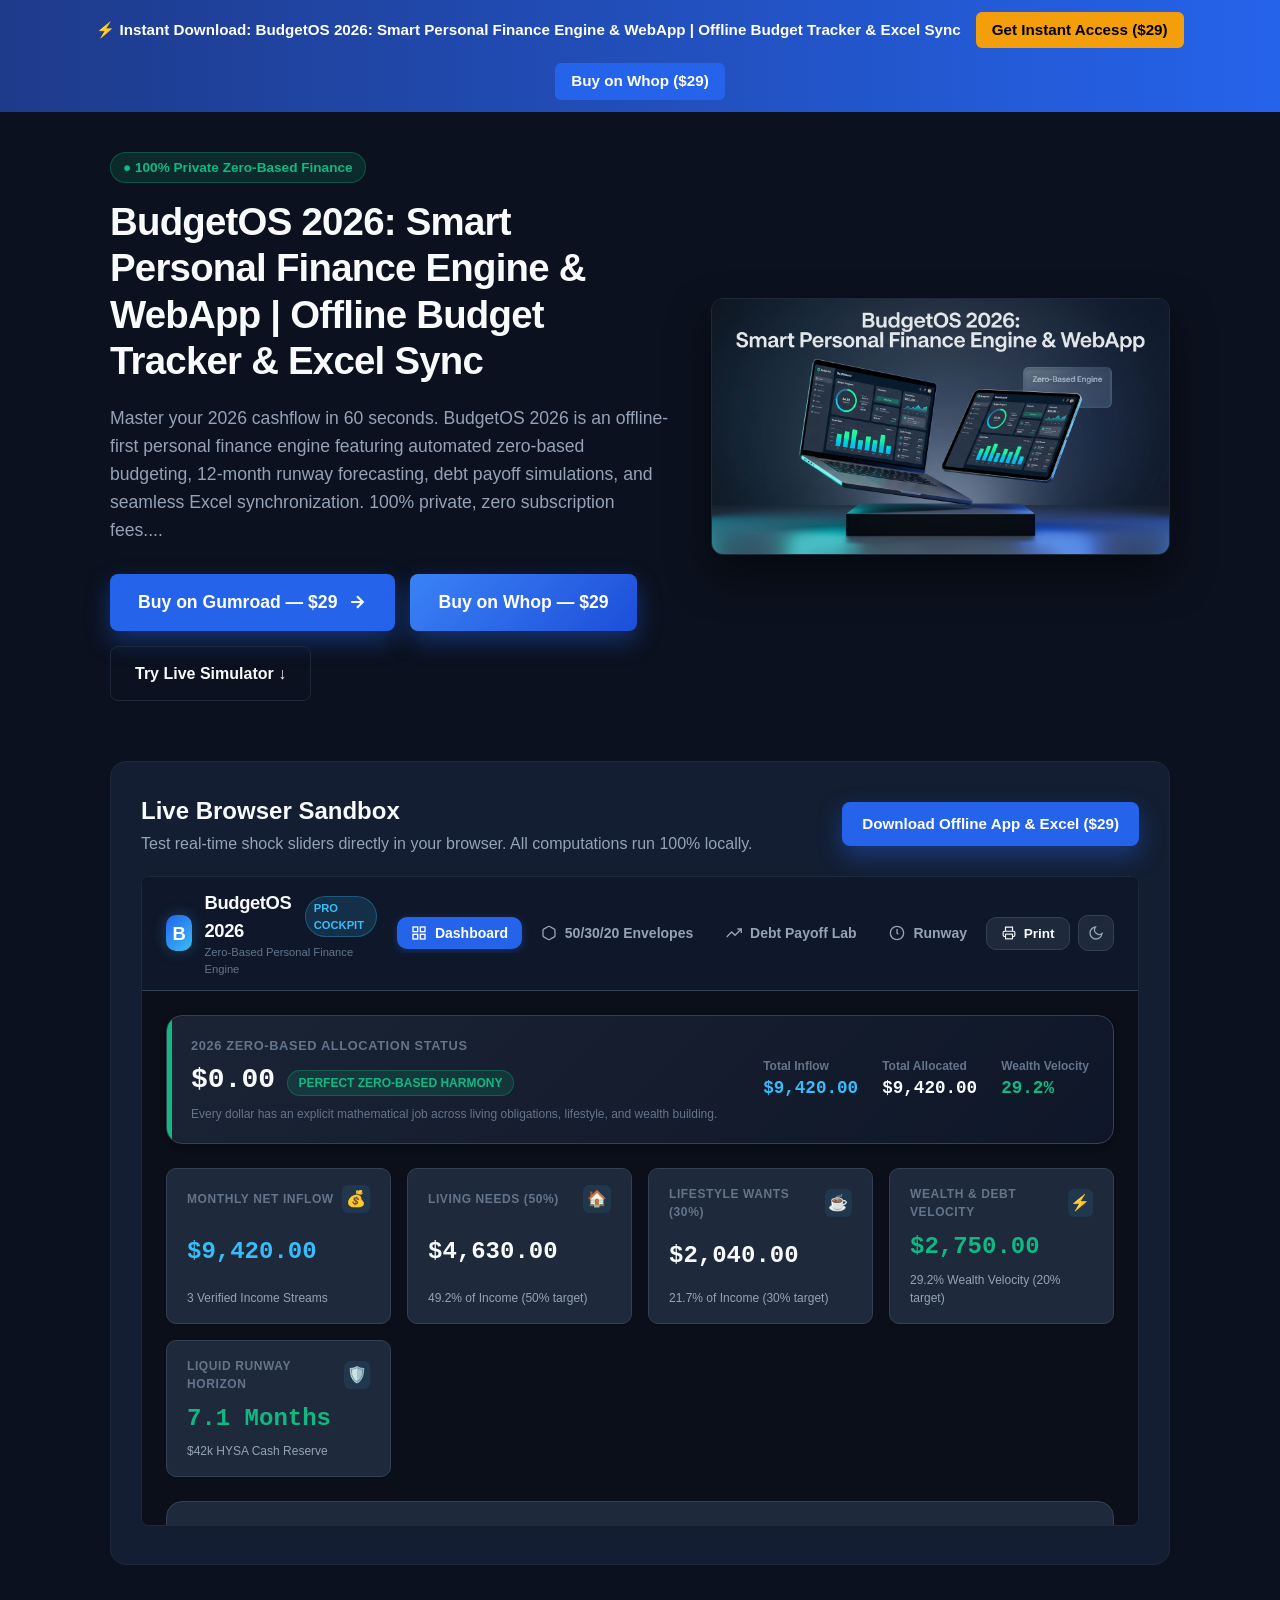
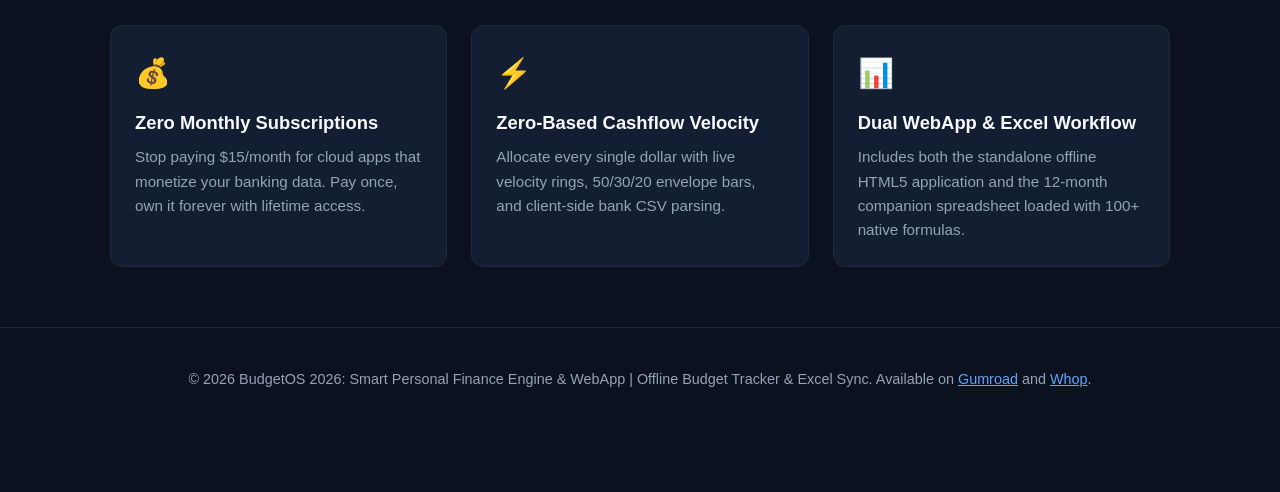
<file: index.html>
<!DOCTYPE html>
<html lang="en">
<head>
  <meta charset="UTF-8" />
  <meta name="viewport" content="width=device-width, initial-scale=1.0" />
  <title>BudgetOS 2026: Smart Personal Finance Engine &amp; WebApp | Offline Budget Tracker &amp; Excel Sync — Live Interactive Showcase</title>
  <meta name="description" content="Master your 2026 cashflow in 60 seconds. BudgetOS 2026 is an offline-first personal finance engine featuring automated zero-based budgeting, 12-month runway forecasting, debt payoff simulations, and seamless Excel synchronization. 100% private, zero subscription fees...." />
  <meta property="og:title" content="BudgetOS 2026: Smart Personal Finance Engine &amp; WebApp | Offline Budget Tracker &amp; Excel Sync" />
  <meta property="og:description" content="Master your 2026 cashflow in 60 seconds. BudgetOS 2026 is an offline-first personal finance engine featuring automated zero-based budgeting, 12-month runway forecasting, debt payoff simulations, and seamless Excel synchronization. 100% private, zero subscription fees...." />
  <meta property="og:type" content="website" />
  <style>
    :root {
      --bg: #0B111E;
      --card-bg: #131E32;
      --accent: #2563EB;
      --accent-glow: rgba(37, 99, 235, 0.4);
      --text: #F8FAFC;
      --text-muted: #94A3B8;
      --border: #1E293B;
      --emerald: #10B981;
    }
    * { box-sizing: border-box; margin: 0; padding: 0; font-family: -apple-system, BlinkMacSystemFont, "Segoe UI", Roboto, sans-serif; }
    body { background: var(--bg); color: var(--text); line-height: 1.6; padding-bottom: 60px; }
    
    /* Top conversion announcement bar */
    .promo-bar {
      background: linear-gradient(90deg, #1E3A8A, #2563EB);
      color: #fff;
      padding: 12px 20px;
      text-align: center;
      font-size: 0.95rem;
      font-weight: 600;
      display: flex;
      justify-content: center;
      align-items: center;
      gap: 15px;
      flex-wrap: wrap;
    }
    .promo-btn {
      background: #F59E0B;
      color: #000;
      padding: 6px 16px;
      border-radius: 6px;
      font-weight: 700;
      text-decoration: none;
      transition: transform 0.15s ease;
    }
    .promo-btn:hover { transform: scale(1.05); }
    
    .container { max-width: 1100px; margin: 40px auto; padding: 0 20px; }
    
    .hero-grid {
      display: grid;
      grid-template-columns: 1.1fr 0.9fr;
      gap: 40px;
      align-items: center;
      margin-bottom: 60px;
    }
    @media (max-width: 860px) {
      .hero-grid { grid-template-columns: 1fr; }
    }
    
    .badge {
      display: inline-block;
      background: rgba(16, 185, 129, 0.15);
      color: var(--emerald);
      border: 1px solid rgba(16, 185, 129, 0.3);
      padding: 4px 12px;
      border-radius: 9999px;
      font-size: 0.85rem;
      font-weight: 600;
      margin-bottom: 16px;
    }
    
    h1 { font-size: 2.4rem; font-weight: 800; line-height: 1.2; margin-bottom: 20px; letter-spacing: -0.02em; }
    .subtitle { color: var(--text-muted); font-size: 1.1rem; margin-bottom: 30px; }
    
    .cta-group { display: flex; gap: 15px; flex-wrap: wrap; align-items: center; }
    .btn-buy {
      background: #2563EB;
      color: #fff;
      padding: 14px 28px;
      border-radius: 8px;
      font-size: 1.1rem;
      font-weight: 700;
      text-decoration: none;
      display: inline-flex;
      align-items: center;
      gap: 10px;
      box-shadow: 0 10px 25px var(--accent-glow);
      transition: all 0.2s ease;
    }
    .btn-buy:hover { background: #1D4ED8; transform: translateY(-2px); }
    .btn-demo {
      background: transparent;
      color: var(--text);
      border: 1px solid var(--border);
      padding: 14px 24px;
      border-radius: 8px;
      font-size: 1rem;
      font-weight: 600;
      text-decoration: none;
      transition: background 0.2s ease;
    }
    .btn-demo:hover { background: var(--card-bg); }
    
    .hero-media-wrapper {
      background: var(--card-bg);
      border: 1px solid var(--border);
      border-radius: 12px;
      overflow: hidden;
      box-shadow: 0 20px 40px rgba(0,0,0,0.5);
    }
    .hero-media-img { width: 100%; height: auto; display: block; }
    
    /* Interactive Live Demo Frame */
    .demo-section {
      background: var(--card-bg);
      border: 1px solid var(--border);
      border-radius: 16px;
      padding: 30px;
      margin-bottom: 60px;
    }
    .demo-header { display: flex; justify-content: space-between; align-items: center; margin-bottom: 20px; flex-wrap: wrap; gap: 15px; }
    .demo-frame {
      width: 100%;
      height: 650px;
      border: 1px solid var(--border);
      border-radius: 8px;
      background: #0D1424;
    }
    
    /* Bento Grid */
    .features-grid {
      display: grid;
      grid-template-columns: repeat(auto-fit, minmax(280px, 1fr));
      gap: 24px;
      margin-bottom: 60px;
    }
    .feature-card {
      background: var(--card-bg);
      border: 1px solid var(--border);
      border-radius: 12px;
      padding: 24px;
    }
    .feature-icon { font-size: 1.8rem; margin-bottom: 12px; }
    .feature-title { font-size: 1.15rem; font-weight: 700; margin-bottom: 8px; }
    .feature-text { color: var(--text-muted); font-size: 0.95rem; }
    
    footer { text-align: center; color: var(--text-muted); font-size: 0.9rem; padding: 40px 0; border-top: 1px solid var(--border); }
  </style>
</head>
<body>

  <div class="promo-bar">
    <span>⚡ Instant Download: BudgetOS 2026: Smart Personal Finance Engine &amp; WebApp | Offline Budget Tracker &amp; Excel Sync</span>
    <a href="https://whop.com/checkout/plan_82ffBJ2aebvHq" target="_blank" class="promo-btn">Get Instant Access ($29)</a>
    <a href="https://whop.com/checkout/plan_82ffBJ2aebvHq" target="_blank" class="promo-btn" style="background:#2563EB;color:#fff;">Buy on Whop ($29)</a>
  </div>

  <div class="container">
    <div class="hero-grid">
      <div>
        <div class="badge">● 100% Private Zero-Based Finance</div>
        <h1>BudgetOS 2026: Smart Personal Finance Engine &amp; WebApp | Offline Budget Tracker &amp; Excel Sync</h1>
        <p class="subtitle">Master your 2026 cashflow in 60 seconds. BudgetOS 2026 is an offline-first personal finance engine featuring automated zero-based budgeting, 12-month runway forecasting, debt payoff simulations, and seamless Excel synchronization. 100% private, zero subscription fees....</p>
        <div class="cta-group">
          <a href="https://eduardoar.gumroad.com/l/pmrrso" target="_blank" class="btn-buy">
            <span>Buy on Gumroad — $29</span>
            <svg width="20" height="20" viewBox="0 0 24 24" fill="none" stroke="currentColor" stroke-width="2.5"><path d="M5 12h14M12 5l7 7-7 7"/></svg>
          </a>
          <a href="https://whop.com/checkout/plan_82ffBJ2aebvHq" target="_blank" class="btn-buy" style="background:linear-gradient(135deg,#3B82F6,#1D4ED8);"><span>Buy on Whop — $29</span></a>
          <a href="#demo" class="btn-demo">Try Live Simulator ↓</a>
        </div>
      </div>
      <div class="hero-media-wrapper">
        <img src="mockup_budgetos_2026.png" alt="BudgetOS 2026: Smart Personal Finance Engine &amp; WebApp | Offline Budget Tracker &amp; Excel Sync" class="hero-media-img" />
      </div>
    </div>

    
    <div class="demo-section" id="demo">
      <div class="demo-header">
        <div>
          <h2>Live Browser Sandbox</h2>
          <p style="color: var(--text-muted);">Test real-time shock sliders directly in your browser. All computations run 100% locally.</p>
        </div>
        <a href="https://eduardoar.gumroad.com/l/pmrrso" target="_blank" class="btn-buy" style="padding: 10px 20px; font-size: 0.95rem;">Download Offline App & Excel ($29)</a>
      </div>
      <iframe src="demo.html" class="demo-frame" title="Interactive Simulator"></iframe>
    </div>
    

    <div class="features-grid">
      
      <div class="feature-card">
        <div class="feature-icon">💰</div>
        <div class="feature-title">Zero Monthly Subscriptions</div>
        <div class="feature-text">Stop paying $15/month for cloud apps that monetize your banking data. Pay once, own it forever with lifetime access.</div>
      </div>
      <div class="feature-card">
        <div class="feature-icon">⚡</div>
        <div class="feature-title">Zero-Based Cashflow Velocity</div>
        <div class="feature-text">Allocate every single dollar with live velocity rings, 50/30/20 envelope bars, and client-side bank CSV parsing.</div>
      </div>
      <div class="feature-card">
        <div class="feature-icon">📊</div>
        <div class="feature-title">Dual WebApp & Excel Workflow</div>
        <div class="feature-text">Includes both the standalone offline HTML5 application and the 12-month companion spreadsheet loaded with 100+ native formulas.</div>
      </div>
        
    </div>
  </div>

  <footer>
    <p>© 2026 BudgetOS 2026: Smart Personal Finance Engine &amp; WebApp | Offline Budget Tracker &amp; Excel Sync. Available on <a href="https://eduardoar.gumroad.com/l/pmrrso" target="_blank" style="color: #60A5FA;">Gumroad</a> and <a href="https://whop.com/checkout/plan_82ffBJ2aebvHq" target="_blank" style="color: #60A5FA;">Whop</a>.</p>
  </footer>

</body>
</html>
</file>
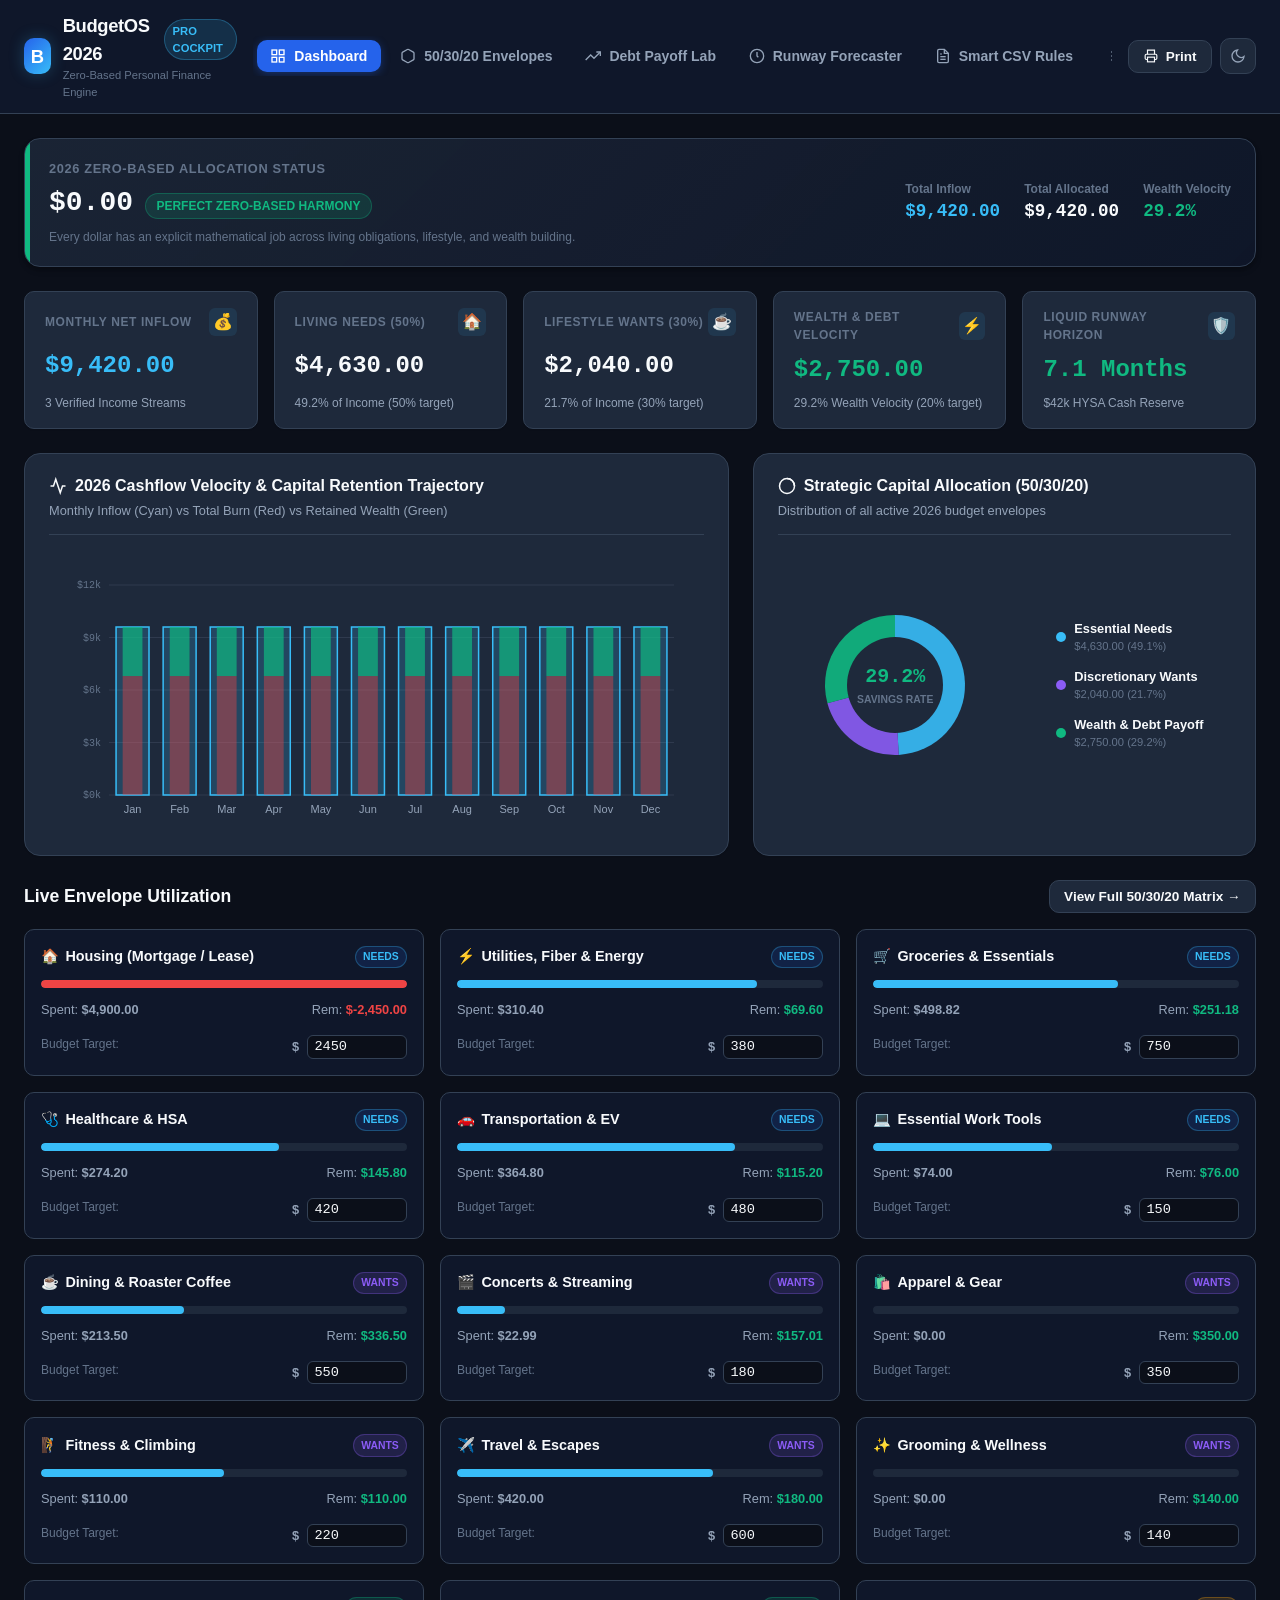
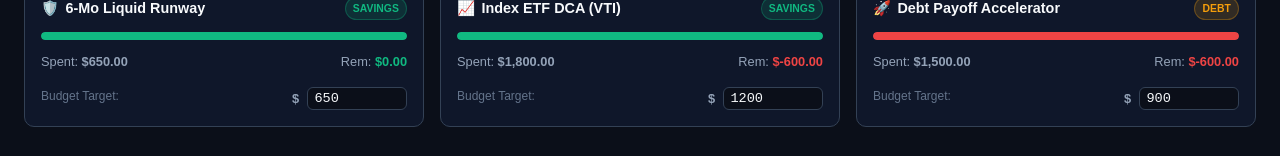
<file: demo.html>
<!DOCTYPE html>
<html lang="en" data-theme="dark">
<head>
  <meta charset="UTF-8">
  <meta name="viewport" content="width=device-width, initial-scale=1.0">
  <title>BudgetOS 2026: Smart Personal Finance Engine & WebApp</title>
  <meta name="description" content="Institutional-grade 2026 personal finance dashboard: zero-based budgeting, 50/30/20 envelopes, debt avalanche simulator, and runway forecasting.">
  <link rel="stylesheet" href="styles.css">
</head>
<body>
  <div class="app-container">
    <!-- Navigation Header -->
    <header class="app-header">
      <div class="header-inner">
        <div class="brand-section">
          <div class="brand-logo">B</div>
          <div>
            <div style="display: flex; align-items: center; gap: 0.5rem;">
              <span class="brand-title">BudgetOS 2026</span>
              <span class="brand-badge">PRO COCKPIT</span>
            </div>
            <div style="font-size: 0.7rem; color: var(--text-muted); font-weight: 500;">Zero-Based Personal Finance Engine</div>
          </div>
        </div>

        <nav class="nav-tabs" aria-label="Main Navigation">
          <button class="nav-tab-btn active" data-tab="dashboard" onclick="window.budgetApp.switchTab('dashboard')">
            <svg width="16" height="16" viewBox="0 0 24 24" fill="none" stroke="currentColor" stroke-width="2"><rect x="3" y="3" width="7" height="7"></rect><rect x="14" y="3" width="7" height="7"></rect><rect x="14" y="14" width="7" height="7"></rect><rect x="3" y="14" width="7" height="7"></rect></svg>
            Dashboard
          </button>
          <button class="nav-tab-btn" data-tab="envelopes" onclick="window.budgetApp.switchTab('envelopes')">
            <svg width="16" height="16" viewBox="0 0 24 24" fill="none" stroke="currentColor" stroke-width="2"><path d="M21 16V8a2 2 0 0 0-1-1.73l-7-4a2 2 0 0 0-2 0l-7 4A2 2 0 0 0 3 8v8a2 2 0 0 0 1 1.73l7 4a2 2 0 0 0 2 0l7-4A2 2 0 0 0 21 16z"></path></svg>
            50/30/20 Envelopes
          </button>
          <button class="nav-tab-btn" data-tab="debt" onclick="window.budgetApp.switchTab('debt')">
            <svg width="16" height="16" viewBox="0 0 24 24" fill="none" stroke="currentColor" stroke-width="2"><polyline points="23 6 13.5 15.5 8.5 10.5 1 18"></polyline><polyline points="17 6 23 6 23 12"></polyline></svg>
            Debt Payoff Lab
          </button>
          <button class="nav-tab-btn" data-tab="runway" onclick="window.budgetApp.switchTab('runway')">
            <svg width="16" height="16" viewBox="0 0 24 24" fill="none" stroke="currentColor" stroke-width="2"><circle cx="12" cy="12" r="10"></circle><polyline points="12 6 12 12 14 14"></polyline></svg>
            Runway Forecaster
          </button>
          <button class="nav-tab-btn" data-tab="csv" onclick="window.budgetApp.switchTab('csv')">
            <svg width="16" height="16" viewBox="0 0 24 24" fill="none" stroke="currentColor" stroke-width="2"><path d="M14 2H6a2 2 0 0 0-2 2v16a2 2 0 0 0 2 2h12a2 2 0 0 0 2-2V8z"></path><polyline points="14 2 14 8 20 8"></polyline><line x1="16" y1="13" x2="8" y2="13"></line><line x1="16" y1="17" x2="8" y2="17"></line><polyline points="10 9 9 9 8 9"></polyline></svg>
            Smart CSV Rules
          </button>
          <button class="nav-tab-btn" data-tab="transactions" onclick="window.budgetApp.switchTab('transactions')">
            <svg width="16" height="16" viewBox="0 0 24 24" fill="none" stroke="currentColor" stroke-width="2"><line x1="8" y1="6" x2="21" y2="6"></line><line x1="8" y1="12" x2="21" y2="12"></line><line x1="8" y1="18" x2="21" y2="18"></line><line x1="3" y1="6" x2="3.01" y2="6"></line><line x1="3" y1="12" x2="3.01" y2="12"></line><line x1="3" y1="18" x2="3.01" y2="18"></line></svg>
            Ledger
          </button>
          <button class="nav-tab-btn" data-tab="sync" onclick="window.budgetApp.switchTab('sync')">
            <svg width="16" height="16" viewBox="0 0 24 24" fill="none" stroke="currentColor" stroke-width="2"><polyline points="20 6 9 17 4 12"></polyline></svg>
            Excel Sync & Backup
          </button>
        </nav>

        <div class="header-actions">
          <button class="btn btn-secondary" onclick="window.print()" title="Print Executive Report">
            <svg width="14" height="14" viewBox="0 0 24 24" fill="none" stroke="currentColor" stroke-width="2"><polyline points="6 9 6 2 18 2 18 9"></polyline><path d="M6 18H4a2 2 0 0 1-2-2v-5a2 2 0 0 1 2-2h16a2 2 0 0 1 2 2v5a2 2 0 0 1-2 2h-2"></path><rect x="6" y="14" width="12" height="8"></rect></svg>
            Print
          </button>
          <button class="btn-icon" onclick="window.budgetApp.toggleTheme()" title="Toggle Dark/Light Mode">
            <svg width="16" height="16" viewBox="0 0 24 24" fill="none" stroke="currentColor" stroke-width="2"><path d="M21 12.79A9 9 0 1 1 11.21 3 7 7 0 0 0 21 12.79z"></path></svg>
          </button>
        </div>
      </div>
    </header>

    <!-- Main Workspace Area -->
    <main class="main-wrapper">
      
      <!-- Real-Time Zero-Based Balance Banner -->
      <section id="main-balance-banner" class="balance-banner balanced">
        <div class="balance-info">
          <span class="balance-label">2026 Zero-Based Allocation Status</span>
          <div class="balance-value-row">
            <span id="balance-banner-amount" class="balance-amount">$0.00</span>
            <span id="balance-status-tag" class="balance-status-tag status-balanced">PERFECT ZERO-BASED HARMONY</span>
          </div>
          <span style="font-size: 0.75rem; color: var(--text-muted);">Every dollar has an explicit mathematical job across living obligations, lifestyle, and wealth building.</span>
        </div>

        <div class="banner-summary-pills">
          <div class="summary-pill">
            <span class="pill-label">Total Inflow</span>
            <span id="pill-total-income" class="pill-val text-cyan">$9,420.00</span>
          </div>
          <div class="summary-pill">
            <span class="pill-label">Total Allocated</span>
            <span id="pill-total-allocated" class="pill-val text-primary">$9,420.00</span>
          </div>
          <div class="summary-pill">
            <span class="pill-label">Wealth Velocity</span>
            <span id="pill-savings-rate" class="pill-val text-emerald">29.2%</span>
          </div>
        </div>
      </section>

      <!-- KPI Executive Grid -->
      <section class="kpi-grid">
        <div class="kpi-card">
          <div class="kpi-top">
            <span class="kpi-title">Monthly Net Inflow</span>
            <div class="kpi-icon">💰</div>
          </div>
          <div id="kpi-inflow-val" class="kpi-main-val text-cyan">$9,420.00</div>
          <div class="kpi-subtext">3 Verified Income Streams</div>
        </div>

        <div class="kpi-card">
          <div class="kpi-top">
            <span class="kpi-title">Living Needs (50%)</span>
            <div class="kpi-icon">🏠</div>
          </div>
          <div id="kpi-needs-val" class="kpi-main-val text-primary">$4,630.00</div>
          <div id="kpi-needs-sub" class="kpi-subtext">49.1% of Inflow (Target: 50%)</div>
        </div>

        <div class="kpi-card">
          <div class="kpi-top">
            <span class="kpi-title">Lifestyle Wants (30%)</span>
            <div class="kpi-icon">☕</div>
          </div>
          <div id="kpi-wants-val" class="kpi-main-val text-primary">$2,040.00</div>
          <div id="kpi-wants-sub" class="kpi-subtext">21.7% of Inflow (Target: 30%)</div>
        </div>

        <div class="kpi-card">
          <div class="kpi-top">
            <span class="kpi-title">Wealth & Debt Velocity</span>
            <div class="kpi-icon">⚡</div>
          </div>
          <div id="kpi-savings-val" class="kpi-main-val text-emerald">$2,750.00</div>
          <div id="kpi-savings-sub" class="kpi-subtext">29.2% Retention (Target: 20%)</div>
        </div>

        <div class="kpi-card">
          <div class="kpi-top">
            <span class="kpi-title">Liquid Runway Horizon</span>
            <div class="kpi-icon">🛡️</div>
          </div>
          <div id="kpi-runway-val" class="kpi-main-val text-emerald">6.3 Months</div>
          <div class="kpi-subtext">$42k HYSA Cash Reserve</div>
        </div>
      </section>

      <!-- VIEW 1: DASHBOARD -->
      <div id="tab-view-dashboard" class="tab-view-panel">
        <div class="dashboard-grid-2col">
          <!-- 12-Month Trajectory Chart Panel -->
          <div class="panel">
            <div class="panel-header">
              <div>
                <h2 class="panel-title">
                  <svg width="18" height="18" viewBox="0 0 24 24" fill="none" stroke="currentColor" stroke-width="2"><polyline points="22 12 18 12 15 21 9 3 6 12 2 12"></polyline></svg>
                  2026 Cashflow Velocity & Capital Retention Trajectory
                </h2>
                <span class="panel-subtitle">Monthly Inflow (Cyan) vs Total Burn (Red) vs Retained Wealth (Green)</span>
              </div>
            </div>
            <div class="chart-container">
              <canvas id="cashflow-canvas"></canvas>
            </div>
          </div>

          <!-- 50/30/20 Allocation Donut -->
          <div class="panel">
            <div class="panel-header">
              <div>
                <h2 class="panel-title">
                  <svg width="18" height="18" viewBox="0 0 24 24" fill="none" stroke="currentColor" stroke-width="2"><circle cx="12" cy="12" r="10"></circle><path d="M12 2a10 10 0 0 1 10 10"></path></svg>
                  Strategic Capital Allocation (50/30/20)
                </h2>
                <span class="panel-subtitle">Distribution of all active 2026 budget envelopes</span>
              </div>
            </div>
            <div class="donut-chart-wrapper">
              <div class="donut-svg-container">
                <svg id="donut-svg" width="180" height="180" viewBox="0 0 180 180"></svg>
                <div class="donut-center-text">
                  <div id="donut-center-pct" class="donut-center-val text-emerald">29.2%</div>
                  <div class="donut-center-lbl">Savings Rate</div>
                </div>
              </div>
              <div class="donut-legend">
                <div class="legend-item">
                  <span class="legend-dot" style="background-color: var(--color-sky-cyan);"></span>
                  <div>
                    <strong>Essential Needs</strong>
                    <div style="font-size: 0.7rem; color: var(--text-muted);">$4,630.00 (49.1%)</div>
                  </div>
                </div>
                <div class="legend-item">
                  <span class="legend-dot" style="background-color: var(--color-purple-accent);"></span>
                  <div>
                    <strong>Discretionary Wants</strong>
                    <div style="font-size: 0.7rem; color: var(--text-muted);">$2,040.00 (21.7%)</div>
                  </div>
                </div>
                <div class="legend-item">
                  <span class="legend-dot" style="background-color: var(--color-emerald-growth);"></span>
                  <div>
                    <strong>Wealth & Debt Payoff</strong>
                    <div style="font-size: 0.7rem; color: var(--text-muted);">$2,750.00 (29.2%)</div>
                  </div>
                </div>
              </div>
            </div>
          </div>
        </div>

        <!-- Quick Summary Envelopes Header -->
        <div style="display: flex; align-items: center; justify-content: space-between; margin-bottom: 1rem;">
          <h3 style="font-size: 1.1rem; font-weight: 700;">Live Envelope Utilization</h3>
          <button class="btn btn-secondary" onclick="window.budgetApp.switchTab('envelopes')">View Full 50/30/20 Matrix →</button>
        </div>
        <div id="envelopes-grid-container" class="envelope-category-grid"></div>
      </div>

      <!-- VIEW 2: 50/30/20 ENVELOPES -->
      <div id="tab-view-envelopes" class="tab-view-panel" style="display: none;">
        <div class="panel" style="margin-bottom: 1.5rem;">
          <div class="panel-header">
            <div>
              <h2 class="panel-title">Zero-Based Envelope Balancing Cockpit</h2>
              <span class="panel-subtitle">Fine-tune monthly dollar targets for each spending envelope. Balances dynamically adjust in real time.</span>
            </div>
            <button class="btn btn-primary" onclick="window.budgetApp.openModal('add-tx-modal')">+ Log Expense</button>
          </div>
          <p style="font-size: 0.85rem; color: var(--text-secondary); margin-bottom: 1rem;">
            Under the Zero-Based Budgeting philosophy, every single dollar earned is deliberately allocated toward an obligation, lifestyle category, or wealth creation bucket until unallocated balance hits exactly $0.00.
          </p>
        </div>
        <div class="envelope-category-grid" id="envelopes-full-view"></div>
      </div>

      <!-- VIEW 3: DEBT PAYOFF LAB -->
      <div id="tab-view-debt" class="tab-view-panel" style="display: none;">
        <div class="panel">
          <div class="panel-header">
            <div>
              <h2 class="panel-title">Dual Snowball vs Avalanche Debt Payoff Simulator</h2>
              <span class="panel-subtitle">Calculate exact interest savings and projected debt-free dates with dynamic extra principal boosting.</span>
            </div>
          </div>

          <!-- Extra Payment Slider -->
          <div class="slider-group" style="background: var(--bg-secondary); padding: 1.25rem; border-radius: var(--radius-md); border: 1px solid var(--border-subtle);">
            <div class="slider-label-row">
              <span>Monthly Accelerated Principal Booster:</span>
              <strong id="extra-payoff-slider-val" class="text-cyan">$750.00/mo</strong>
            </div>
            <input type="range" min="0" max="2500" step="50" value="750" oninput="window.budgetApp.updateExtraPayoff(this.value)">
            <span style="font-size: 0.75rem; color: var(--text-muted);">Slide to adjust extra monthly capital deployed directly against outstanding balances.</span>
          </div>

          <!-- Debt KPIs -->
          <div class="kpi-grid" style="margin-top: 1rem; margin-bottom: 1.5rem;">
            <div class="kpi-card">
              <span class="kpi-title">Total Interest Saved</span>
              <div id="debt-interest-saved" class="kpi-main-val text-emerald">$4,820.40</div>
              <span class="kpi-subtext">Compared to minimums-only</span>
            </div>
            <div class="kpi-card">
              <span class="kpi-title">Projected Freedom Date</span>
              <div id="debt-freedom-date" class="kpi-main-val text-cyan">Nov 2027</div>
              <span class="kpi-subtext">100% Debt-Free Milestone</span>
            </div>
            <div class="kpi-card">
              <span class="kpi-title">Timeline Acceleration</span>
              <div id="debt-months-accelerated" class="kpi-main-val text-emerald">28 Months Faster</div>
              <span class="kpi-subtext">Over 2 years knocked off schedule</span>
            </div>
          </div>

          <!-- Debt Payoff Canvas Curve -->
          <div style="margin-bottom: 1.5rem;">
            <h3 style="font-size: 0.95rem; font-weight: 700; margin-bottom: 0.5rem;">Amortization Balance Trajectory (Next 60 Months)</h3>
            <div class="chart-container" style="height: 240px;">
              <canvas id="debt-curve-canvas"></canvas>
            </div>
          </div>

          <!-- Debt Table -->
          <h3 style="font-size: 0.95rem; font-weight: 700; margin-bottom: 0.5rem;">Active Debt Schedule & Elimination Milestones</h3>
          <div class="table-responsive">
            <table class="data-table">
              <thead>
                <tr>
                  <th>Debt Account</th>
                  <th>Current Balance</th>
                  <th>Annual APR</th>
                  <th>Minimum Payment</th>
                  <th>Payoff Target</th>
                  <th>Avalanche Priority</th>
                </tr>
              </thead>
              <tbody id="debt-schedule-tbody"></tbody>
            </table>
          </div>
        </div>
      </div>

      <!-- VIEW 4: RUNWAY FORECASTER -->
      <div id="tab-view-runway" class="tab-view-panel" style="display: none;">
        <div class="panel">
          <div class="panel-header">
            <div>
              <h2 class="panel-title">12-Month Runway & Inflation Stress-Test Engine</h2>
              <span class="panel-subtitle">Test macroeconomic volatility against your liquid emergency cushion and assess true financial anti-fragility.</span>
            </div>
          </div>

          <div style="display: grid; grid-template-columns: 1fr 1fr; gap: 1.5rem; margin-bottom: 1.5rem;">
            <div class="slider-group" style="background: var(--bg-secondary); padding: 1.25rem; border-radius: var(--radius-md); border: 1px solid var(--border-subtle);">
              <div class="slider-label-row">
                <span>Projected 2026 Inflation Surge:</span>
                <strong id="inflation-slider-val" class="text-amber">3.2%</strong>
              </div>
              <input type="range" min="0" max="15" step="0.5" value="3.2" oninput="window.budgetApp.updateInflationRate(this.value)">
              <span style="font-size: 0.75rem; color: var(--text-muted);">Increases non-discretionary living expenses by the specified margin.</span>
            </div>

            <div class="slider-group" style="background: var(--bg-secondary); padding: 1.25rem; border-radius: var(--radius-md); border: 1px solid var(--border-subtle);">
              <div class="slider-label-row">
                <span>Variable Income Downturn Shock:</span>
                <strong id="shock-slider-val" class="text-rose">0.0%</strong>
              </div>
              <input type="range" min="0" max="60" step="5" value="0" oninput="window.budgetApp.updateIncomeShock(this.value)">
              <span style="font-size: 0.75rem; color: var(--text-muted);">Simulate freelance contract cancellations or salary pauses.</span>
            </div>
          </div>

          <div class="kpi-grid">
            <div class="kpi-card">
              <span class="kpi-title">Calculated Runway Horizon</span>
              <div id="runway-calculated-horizon" class="kpi-main-val text-emerald">6.3 Months</div>
              <span class="kpi-subtext">Survival time on liquid cash alone</span>
            </div>
            <div class="kpi-card">
              <span class="kpi-title">Adjusted Monthly Living Burn</span>
              <div id="runway-adjusted-burn" class="kpi-main-val text-primary">$4,778.16</div>
              <span class="kpi-subtext">Factoring inflation and essential needs</span>
            </div>
            <div class="kpi-card">
              <span class="kpi-title">Liquid Cash Reserve</span>
              <div id="runway-liquid-cash" class="kpi-main-val text-cyan">$42,000.00</div>
              <span class="kpi-subtext">High-Yield Savings & Cash equivalents</span>
            </div>
          </div>
        </div>
      </div>

      <!-- VIEW 5: SMART CSV RULES -->
      <div id="tab-view-csv" class="tab-view-panel" style="display: none;">
        <div class="panel">
          <div class="panel-header">
            <div>
              <h2 class="panel-title">One-Click Client-Side Bank CSV Categorizer</h2>
              <span class="panel-subtitle">100% private. Parses transactions locally in your browser with zero server upload or third-party API exposure.</span>
            </div>
            <button class="btn btn-emerald" onclick="window.budgetApp.loadSampleCSV()">⚡ Load Sample Bank CSV</button>
          </div>

          <div class="file-dropzone" id="csv-dropzone" onclick="document.getElementById('csv-file-input').click()">
            <div class="dropzone-icon">📥</div>
            <h3 style="font-size: 1.1rem; font-weight: 700; margin-bottom: 0.25rem;">Drop Bank Statement CSV Here</h3>
            <p style="font-size: 0.85rem; color: var(--text-muted); margin-bottom: 1rem;">Supports standard Chase, Bank of America, Wells Fargo, Amex, and Apple Card formats.</p>
            <button class="btn btn-secondary">Select CSV File from Computer</button>
            <input type="file" id="csv-file-input" accept=".csv" style="display: none;" onchange="if(this.files.length) window.budgetApp.handleCSVUpload(this.files[0])">
          </div>

          <div style="margin-top: 1.5rem;">
            <h3 style="font-size: 0.95rem; font-weight: 700; margin-bottom: 0.5rem;">Active Auto-Categorization Keyword Rules</h3>
            <div class="table-responsive">
              <table class="data-table">
                <thead>
                  <tr>
                    <th>Keyword Match</th>
                    <th>Target Category</th>
                    <th>Bucket</th>
                    <th>Confidence</th>
                  </tr>
                </thead>
                <tbody>
                  <tr><td><code>WHOLEFDS</code>, <code>TRADER JOE</code></td><td>Groceries & Essentials</td><td>Needs</td><td><span class="brand-badge text-emerald">98% Auto-Match</span></td></tr>
                  <tr><td><code>MORTGAGE</code>, <code>RENT</code></td><td>Housing</td><td>Needs</td><td><span class="brand-badge text-emerald">99% Auto-Match</span></td></tr>
                  <tr><td><code>ELECTRIC</code>, <code>FIBER</code></td><td>Utilities & Energy</td><td>Needs</td><td><span class="brand-badge text-emerald">96% Auto-Match</span></td></tr>
                  <tr><td><code>BLUE BOTTLE</code>, <code>STARBUCKS</code></td><td>Dining & Coffee</td><td>Wants</td><td><span class="brand-badge text-emerald">95% Auto-Match</span></td></tr>
                  <tr><td><code>NETFLIX</code>, <code>SPOTIFY</code></td><td>Concerts & Streaming</td><td>Wants</td><td><span class="brand-badge text-emerald">99% Auto-Match</span></td></tr>
                  <tr><td><code>VANGUARD</code>, <code>FIDELITY</code></td><td>Index ETF DCA</td><td>Savings</td><td><span class="brand-badge text-emerald">99% Auto-Match</span></td></tr>
                </tbody>
              </table>
            </div>
          </div>
        </div>
      </div>

      <!-- VIEW 6: TRANSACTION LEDGER -->
      <div id="tab-view-transactions" class="tab-view-panel" style="display: none;">
        <div class="panel">
          <div class="panel-header">
            <div>
              <h2 class="panel-title">2026 Master Transaction Ledger</h2>
              <span class="panel-subtitle">Comprehensive journal of all realized inflows and disbursements.</span>
            </div>
            <div style="display: flex; gap: 0.5rem;">
              <button class="btn btn-secondary" onclick="window.budgetApp.exportTransactionsCSV()">
                <svg width="14" height="14" viewBox="0 0 24 24" fill="none" stroke="currentColor" stroke-width="2"><path d="M21 15v4a2 2 0 0 1-2 2H5a2 2 0 0 1-2-2v-4"></path><polyline points="7 10 12 15 17 10"></polyline><line x1="12" y1="15" x2="12" y2="3"></line></svg>
                Export CSV
              </button>
              <button class="btn btn-primary" onclick="window.budgetApp.openModal('add-tx-modal')">+ Add Transaction</button>
            </div>
          </div>

          <!-- Filters Row -->
          <div style="display: flex; gap: 1rem; margin-bottom: 1rem; flex-wrap: wrap;">
            <input type="text" id="tx-search-input" class="form-input" style="flex: 1; min-width: 200px;" placeholder="Search payees or notes..." oninput="window.budgetApp.renderTransactions ? window.budgetApp.renderTransactions() : null">
            <select id="tx-filter-category" class="form-input" style="width: 220px;" onchange="window.budgetApp.renderTransactions ? window.budgetApp.renderTransactions() : null">
              <option value="all">All Categories</option>
            </select>
            <div style="display: flex; align-items: center;">
              <span id="tx-count-badge" class="brand-badge">30 Records</span>
            </div>
          </div>

          <!-- Table -->
          <div class="table-responsive">
            <table class="data-table">
              <thead>
                <tr>
                  <th>Date</th>
                  <th>Payee / Description</th>
                  <th>Category</th>
                  <th>Amount</th>
                  <th>Notes</th>
                  <th>Action</th>
                </tr>
              </thead>
              <tbody id="transactions-table-body"></tbody>
            </table>
          </div>
        </div>
      </div>

      <!-- VIEW 7: EXCEL SYNC & BACKUP -->
      <div id="tab-view-sync" class="tab-view-panel" style="display: none;">
        <div class="panel">
          <div class="panel-header">
            <div>
              <h2 class="panel-title">Spreadsheet Companion Sync & Data Sovereignty</h2>
              <span class="panel-subtitle">Seamlessly switch between this real-time web application and your institutional Excel workbook.</span>
            </div>
          </div>

          <div style="display: grid; grid-template-columns: repeat(auto-fit, minmax(280px, 1fr)); gap: 1.5rem; margin-top: 1rem;">
            <!-- Excel Sync Card -->
            <div style="background: var(--bg-secondary); border: 1px solid var(--border-subtle); border-radius: var(--radius-md); padding: 1.5rem; display: flex; flex-direction: column; justify-content: space-between;">
              <div>
                <div style="font-size: 1.75rem; margin-bottom: 0.5rem;">📊</div>
                <h3 style="font-size: 1.1rem; font-weight: 700; margin-bottom: 0.5rem;">Download 2026 Excel Companion</h3>
                <p style="font-size: 0.85rem; color: var(--text-secondary); margin-bottom: 1.25rem;">
                  Pre-engineered workbook with 15 tabs (Executive Dashboard, 12 Monthly Tabs, Debt Lab, Runway Modeler) and 1,100+ native formulas.
                </p>
              </div>
              <a href="budget_companion_2026.xlsx" class="btn btn-emerald" download>
                📥 Open budget_companion_2026.xlsx
              </a>
            </div>

            <!-- JSON Backup Card -->
            <div style="background: var(--bg-secondary); border: 1px solid var(--border-subtle); border-radius: var(--radius-md); padding: 1.5rem; display: flex; flex-direction: column; justify-content: space-between;">
              <div>
                <div style="font-size: 1.75rem; margin-bottom: 0.5rem;">💾</div>
                <h3 style="font-size: 1.1rem; font-weight: 700; margin-bottom: 0.5rem;">Export Full JSON Backup</h3>
                <p style="font-size: 0.85rem; color: var(--text-secondary); margin-bottom: 1.25rem;">
                  Save your entire state (custom budget amounts, debts, APRs, and transaction histories) to a portable offline JSON file.
                </p>
              </div>
              <button class="btn btn-secondary" onclick="window.budgetApp.exportBackupJSON()">
                Backup State (.json)
              </button>
            </div>

            <!-- JSON Restore Card -->
            <div style="background: var(--bg-secondary); border: 1px solid var(--border-subtle); border-radius: var(--radius-md); padding: 1.5rem; display: flex; flex-direction: column; justify-content: space-between;">
              <div>
                <div style="font-size: 1.75rem; margin-bottom: 0.5rem;">🔄</div>
                <h3 style="font-size: 1.1rem; font-weight: 700; margin-bottom: 0.5rem;">Restore From JSON Backup</h3>
                <p style="font-size: 0.85rem; color: var(--text-secondary); margin-bottom: 1.25rem;">
                  Restore your financial records from any previously downloaded BudgetOS JSON backup snapshot.
                </p>
              </div>
              <label class="btn btn-secondary" style="cursor: pointer;">
                Load JSON Snapshot
                <input type="file" accept=".json" style="display: none;" onchange="if(this.files.length) window.budgetApp.importBackupJSON(this.files[0])">
              </label>
            </div>

            <!-- Factory Reset Card -->
            <div style="background: var(--bg-secondary); border: 1px solid var(--border-subtle); border-radius: var(--radius-md); padding: 1.5rem; display: flex; flex-direction: column; justify-content: space-between;">
              <div>
                <div style="font-size: 1.75rem; margin-bottom: 0.5rem;">⚡</div>
                <h3 style="font-size: 1.1rem; font-weight: 700; margin-bottom: 0.5rem;">Reset Golden Presets</h3>
                <p style="font-size: 0.85rem; color: var(--text-secondary); margin-bottom: 1.25rem;">
                  Reset all envelopes, sample debts, and transactions back to the clean 2026 Golden Master defaults.
                </p>
              </div>
              <button class="btn btn-danger" onclick="window.budgetApp.resetToDefaults()">
                Restore 2026 Defaults
              </button>
            </div>
          </div>
        </div>
      </div>

    </main>

    <!-- Modal: Add Transaction -->
    <div id="add-tx-modal" class="modal-overlay">
      <div class="modal-card">
        <div class="modal-header">
          <h3 style="font-size: 1.1rem; font-weight: 700;">Record Financial Transaction</h3>
          <button class="btn-icon" onclick="window.budgetApp.closeModal('add-tx-modal')">✕</button>
        </div>
        <form onsubmit="event.preventDefault(); 
          window.budgetApp.addTransaction(
            document.getElementById('modal-tx-date').value,
            document.getElementById('modal-tx-payee').value,
            document.getElementById('modal-tx-amount').value,
            document.getElementById('modal-tx-category').value,
            document.getElementById('modal-tx-type').value,
            document.getElementById('modal-tx-notes').value
          );">
          <div class="modal-body">
            <div>
              <label style="display: block; font-size: 0.75rem; font-weight: 700; text-transform: uppercase; margin-bottom: 0.35rem;">Transaction Date</label>
              <input type="date" id="modal-tx-date" class="form-input" style="width: 100%;" required>
            </div>
            <div>
              <label style="display: block; font-size: 0.75rem; font-weight: 700; text-transform: uppercase; margin-bottom: 0.35rem;">Payee / Merchant / Source</label>
              <input type="text" id="modal-tx-payee" class="form-input" style="width: 100%;" placeholder="e.g. Whole Foods Market" required>
            </div>
            <div style="display: grid; grid-template-columns: 1fr 1fr; gap: 1rem;">
              <div>
                <label style="display: block; font-size: 0.75rem; font-weight: 700; text-transform: uppercase; margin-bottom: 0.35rem;">Amount ($ USD)</label>
                <input type="number" step="0.01" id="modal-tx-amount" class="form-input" style="width: 100%;" placeholder="0.00" required>
              </div>
              <div>
                <label style="display: block; font-size: 0.75rem; font-weight: 700; text-transform: uppercase; margin-bottom: 0.35rem;">Type</label>
                <select id="modal-tx-type" class="form-input" style="width: 100%;">
                  <option value="expense">Expense (-)</option>
                  <option value="income">Income (+)</option>
                </select>
              </div>
            </div>
            <div>
              <label style="display: block; font-size: 0.75rem; font-weight: 700; text-transform: uppercase; margin-bottom: 0.35rem;">Envelope / Category</label>
              <select id="modal-tx-category" class="form-input" style="width: 100%;"></select>
            </div>
            <div>
              <label style="display: block; font-size: 0.75rem; font-weight: 700; text-transform: uppercase; margin-bottom: 0.35rem;">Notes / Tags</label>
              <input type="text" id="modal-tx-notes" class="form-input" style="width: 100%;" placeholder="e.g. Monthly groceries">
            </div>
          </div>
          <div class="modal-footer">
            <button type="button" class="btn btn-secondary" onclick="window.budgetApp.closeModal('add-tx-modal')">Cancel</button>
            <button type="submit" class="btn btn-primary">Save Transaction</button>
          </div>
        </form>
      </div>
    </div>
  </div>

  <script src="app.js"></script>
  <script>
    // Set default date for modal
    document.getElementById('modal-tx-date').value = new Date().toISOString().split('T')[0];
  </script>
</body>
</html>
</file>
<file: styles.css>
/* ==========================================================================
   BudgetOS 2026: Design System & Stylesheet
   Modern Blue Luxury: High-Contrast Obsidian & Sky Cyan Aesthetic
   ========================================================================== */

:root {
  --bg-primary: #0b0f19;
  --bg-secondary: #0f172a;
  --bg-card: #1e293b;
  --bg-card-hover: #27354f;
  --bg-glass: rgba(30, 41, 59, 0.75);
  --border-subtle: #334155;
  --border-focus: #38bdf8;
  
  --text-primary: #f8fafc;
  --text-secondary: #94a3b8;
  --text-muted: #64748b;
  
  --color-electric-blue: #2563eb;
  --color-sky-cyan: #38bdf8;
  --color-emerald-growth: #10b981;
  --color-danger-rose: #ef4444;
  --color-warning-amber: #f59e0b;
  --color-purple-accent: #8b5cf6;
  
  --shadow-sm: 0 1px 2px 0 rgba(0, 0, 0, 0.05);
  --shadow-md: 0 4px 6px -1px rgba(0, 0, 0, 0.25), 0 2px 4px -1px rgba(0, 0, 0, 0.15);
  --shadow-lg: 0 10px 15px -3px rgba(0, 0, 0, 0.35), 0 4px 6px -2px rgba(0, 0, 0, 0.2);
  --shadow-neon: 0 0 15px rgba(56, 189, 248, 0.25);
  
  --radius-sm: 6px;
  --radius-md: 10px;
  --radius-lg: 16px;
  --radius-full: 9999px;
  
  --font-sans: -apple-system, BlinkMacSystemFont, "Segoe UI", Roboto, Helvetica, Arial, sans-serif;
  --font-mono: ui-monospace, SFMono-Regular, Menlo, Monaco, Consolas, monospace;
  --transition-fast: 0.15s ease;
  --transition-normal: 0.25s ease;
}

[data-theme="light"] {
  --bg-primary: #f8fafc;
  --bg-secondary: #f1f5f9;
  --bg-card: #ffffff;
  --bg-card-hover: #f1f5f9;
  --bg-glass: rgba(255, 255, 255, 0.85);
  --border-subtle: #e2e8f0;
  --border-focus: #2563eb;
  
  --text-primary: #0f172a;
  --text-secondary: #475569;
  --text-muted: #94a3b8;
  
  --shadow-md: 0 4px 6px -1px rgba(0, 0, 0, 0.08);
  --shadow-lg: 0 10px 15px -3px rgba(0, 0, 0, 0.1);
  --shadow-neon: 0 0 12px rgba(37, 99, 235, 0.15);
}

* {
  box-sizing: border-box;
  margin: 0;
  padding: 0;
}

body {
  font-family: var(--font-sans);
  background-color: var(--bg-primary);
  color: var(--text-primary);
  min-height: 100vh;
  line-height: 1.5;
  -webkit-font-smoothing: antialiased;
  -moz-osx-font-smoothing: grayscale;
}

/* Layout */
.app-container {
  display: flex;
  flex-direction: column;
  min-height: 100vh;
}

/* Header & Navigation */
.app-header {
  background-color: var(--bg-secondary);
  border-bottom: 1px solid var(--border-subtle);
  position: sticky;
  top: 0;
  z-index: 50;
  backdrop-filter: blur(12px);
}

.header-inner {
  max-width: 1400px;
  margin: 0 auto;
  padding: 0.75rem 1.5rem;
  display: flex;
  align-items: center;
  justify-content: space-between;
  gap: 1rem;
}

.brand-section {
  display: flex;
  align-items: center;
  gap: 0.75rem;
}

.brand-logo {
  width: 36px;
  height: 36px;
  background: linear-gradient(135deg, var(--color-electric-blue), var(--color-sky-cyan));
  border-radius: var(--radius-md);
  display: flex;
  align-items: center;
  justify-content: center;
  color: #ffffff;
  font-weight: 800;
  font-size: 1.15rem;
  box-shadow: var(--shadow-neon);
}

.brand-title {
  font-size: 1.15rem;
  font-weight: 700;
  letter-spacing: -0.02em;
  color: var(--text-primary);
}

.brand-badge {
  font-size: 0.7rem;
  font-weight: 600;
  text-transform: uppercase;
  padding: 0.15rem 0.5rem;
  border-radius: var(--radius-full);
  background: rgba(56, 189, 248, 0.15);
  color: var(--color-sky-cyan);
  border: 1px solid rgba(56, 189, 248, 0.3);
}

.nav-tabs {
  display: flex;
  align-items: center;
  gap: 0.35rem;
  overflow-x: auto;
  padding: 0.25rem;
  scrollbar-width: none;
}
.nav-tabs::-webkit-scrollbar {
  display: none;
}

.nav-tab-btn {
  background: transparent;
  border: none;
  color: var(--text-secondary);
  padding: 0.5rem 0.85rem;
  font-size: 0.875rem;
  font-weight: 600;
  border-radius: var(--radius-md);
  cursor: pointer;
  display: flex;
  align-items: center;
  gap: 0.5rem;
  white-space: nowrap;
  transition: all var(--transition-fast);
}

.nav-tab-btn:hover {
  background-color: var(--bg-card);
  color: var(--text-primary);
}

.nav-tab-btn.active {
  background-color: var(--color-electric-blue);
  color: #ffffff;
  box-shadow: 0 2px 8px rgba(37, 99, 235, 0.35);
}

.header-actions {
  display: flex;
  align-items: center;
  gap: 0.5rem;
}

/* Buttons */
.btn {
  display: inline-flex;
  align-items: center;
  justify-content: center;
  gap: 0.5rem;
  padding: 0.5rem 0.9rem;
  font-size: 0.85rem;
  font-weight: 600;
  border-radius: var(--radius-md);
  border: 1px solid transparent;
  cursor: pointer;
  transition: all var(--transition-fast);
  text-decoration: none;
}

.btn-primary {
  background-color: var(--color-electric-blue);
  color: #ffffff;
}
.btn-primary:hover {
  background-color: #1d4ed8;
  box-shadow: 0 4px 12px rgba(37, 99, 235, 0.4);
}

.btn-secondary {
  background-color: var(--bg-card);
  border-color: var(--border-subtle);
  color: var(--text-primary);
}
.btn-secondary:hover {
  background-color: var(--bg-card-hover);
  border-color: var(--color-sky-cyan);
}

.btn-emerald {
  background-color: var(--color-emerald-growth);
  color: #ffffff;
}
.btn-emerald:hover {
  background-color: #059669;
}

.btn-danger {
  background-color: var(--color-danger-rose);
  color: #ffffff;
}
.btn-danger:hover {
  background-color: #dc2626;
}

.btn-icon {
  width: 36px;
  height: 36px;
  padding: 0;
  border-radius: var(--radius-md);
  display: inline-flex;
  align-items: center;
  justify-content: center;
  background-color: var(--bg-card);
  border: 1px solid var(--border-subtle);
  color: var(--text-secondary);
  cursor: pointer;
}
.btn-icon:hover {
  color: var(--text-primary);
  border-color: var(--color-sky-cyan);
}

/* Main Content Area */
.main-wrapper {
  max-width: 1400px;
  margin: 0 auto;
  padding: 1.5rem;
  width: 100%;
  flex: 1;
}

/* Zero-Based Balance Banner */
.balance-banner {
  background: linear-gradient(135deg, rgba(30, 41, 59, 0.8), rgba(15, 23, 42, 0.9));
  border: 1px solid var(--border-subtle);
  border-radius: var(--radius-lg);
  padding: 1.25rem 1.5rem;
  margin-bottom: 1.5rem;
  display: flex;
  align-items: center;
  justify-content: space-between;
  gap: 1.5rem;
  box-shadow: var(--shadow-md);
  position: relative;
  overflow: hidden;
}

.balance-banner::before {
  content: "";
  position: absolute;
  top: 0;
  left: 0;
  bottom: 0;
  width: 5px;
  background: var(--color-sky-cyan);
}

.balance-banner.balanced::before {
  background: var(--color-emerald-growth);
}

.balance-banner.deficit::before {
  background: var(--color-danger-rose);
}

.balance-info {
  display: flex;
  flex-direction: column;
  gap: 0.25rem;
}

.balance-label {
  font-size: 0.8rem;
  font-weight: 700;
  text-transform: uppercase;
  letter-spacing: 0.05em;
  color: var(--text-muted);
}

.balance-value-row {
  display: flex;
  align-items: baseline;
  gap: 0.75rem;
}

.balance-amount {
  font-size: 1.75rem;
  font-weight: 800;
  font-family: var(--font-mono);
  color: var(--text-primary);
}

.balance-status-tag {
  font-size: 0.75rem;
  font-weight: 700;
  padding: 0.2rem 0.65rem;
  border-radius: var(--radius-full);
}

.status-balanced {
  background: rgba(16, 185, 129, 0.15);
  color: var(--color-emerald-growth);
  border: 1px solid rgba(16, 185, 129, 0.3);
}

.status-surplus {
  background: rgba(56, 189, 248, 0.15);
  color: var(--color-sky-cyan);
  border: 1px solid rgba(56, 189, 248, 0.3);
}

.status-deficit {
  background: rgba(239, 68, 68, 0.15);
  color: var(--color-danger-rose);
  border: 1px solid rgba(239, 68, 68, 0.3);
}

.banner-summary-pills {
  display: flex;
  align-items: center;
  gap: 1.5rem;
  flex-wrap: wrap;
}

.summary-pill {
  display: flex;
  flex-direction: column;
}

.pill-label {
  font-size: 0.75rem;
  color: var(--text-muted);
  font-weight: 600;
}

.pill-val {
  font-size: 1.1rem;
  font-weight: 700;
  font-family: var(--font-mono);
}

/* KPI Cards Grid */
.kpi-grid {
  display: grid;
  grid-template-columns: repeat(auto-fit, minmax(210px, 1fr));
  gap: 1rem;
  margin-bottom: 1.5rem;
}

.kpi-card {
  background-color: var(--bg-card);
  border: 1px solid var(--border-subtle);
  border-radius: var(--radius-md);
  padding: 1rem 1.25rem;
  box-shadow: var(--shadow-sm);
  display: flex;
  flex-direction: column;
  justify-content: space-between;
  transition: transform var(--transition-fast), border-color var(--transition-fast);
}

.kpi-card:hover {
  transform: translateY(-2px);
  border-color: var(--color-sky-cyan);
}

.kpi-top {
  display: flex;
  align-items: center;
  justify-content: space-between;
  margin-bottom: 0.5rem;
}

.kpi-title {
  font-size: 0.75rem;
  font-weight: 700;
  text-transform: uppercase;
  letter-spacing: 0.05em;
  color: var(--text-muted);
}

.kpi-icon {
  width: 28px;
  height: 28px;
  border-radius: var(--radius-sm);
  display: flex;
  align-items: center;
  justify-content: center;
  background: rgba(56, 189, 248, 0.1);
  color: var(--color-sky-cyan);
}

.kpi-main-val {
  font-size: 1.5rem;
  font-weight: 800;
  font-family: var(--font-mono);
  color: var(--text-primary);
  margin-bottom: 0.35rem;
}

.kpi-subtext {
  font-size: 0.75rem;
  color: var(--text-secondary);
  display: flex;
  align-items: center;
  gap: 0.35rem;
}

.text-emerald { color: var(--color-emerald-growth) !important; }
.text-cyan { color: var(--color-sky-cyan) !important; }
.text-rose { color: var(--color-danger-rose) !important; }
.text-amber { color: var(--color-warning-amber) !important; }
.text-blue { color: var(--color-electric-blue) !important; }

/* Grid Layouts for Panels */
.dashboard-grid-2col {
  display: grid;
  grid-template-columns: 1.4fr 1fr;
  gap: 1.5rem;
  margin-bottom: 1.5rem;
}

@media (max-width: 1024px) {
  .dashboard-grid-2col {
    grid-template-columns: 1fr;
  }
}

.panel {
  background-color: var(--bg-card);
  border: 1px solid var(--border-subtle);
  border-radius: var(--radius-lg);
  padding: 1.25rem 1.5rem;
  box-shadow: var(--shadow-sm);
  position: relative;
}

.panel-header {
  display: flex;
  align-items: center;
  justify-content: space-between;
  margin-bottom: 1.25rem;
  padding-bottom: 0.75rem;
  border-bottom: 1px solid var(--border-subtle);
}

.panel-title {
  font-size: 1rem;
  font-weight: 700;
  display: flex;
  align-items: center;
  gap: 0.5rem;
  color: var(--text-primary);
}

.panel-subtitle {
  font-size: 0.8rem;
  color: var(--text-secondary);
}

/* Charts Containers */
.chart-container {
  position: relative;
  width: 100%;
  height: 280px;
}

canvas {
  width: 100% !important;
  height: 100% !important;
}

/* Donut SVG Chart */
.donut-chart-wrapper {
  display: flex;
  align-items: center;
  justify-content: space-around;
  gap: 1rem;
  height: 260px;
}

.donut-svg-container {
  width: 180px;
  height: 180px;
  position: relative;
}

.donut-center-text {
  position: absolute;
  top: 50%;
  left: 50%;
  transform: translate(-50%, -50%);
  text-align: center;
}

.donut-center-val {
  font-size: 1.25rem;
  font-weight: 800;
  font-family: var(--font-mono);
}

.donut-center-lbl {
  font-size: 0.65rem;
  text-transform: uppercase;
  color: var(--text-muted);
  font-weight: 700;
}

.donut-legend {
  display: flex;
  flex-direction: column;
  gap: 0.75rem;
}

.legend-item {
  display: flex;
  align-items: center;
  gap: 0.5rem;
  font-size: 0.8rem;
}

.legend-dot {
  width: 10px;
  height: 10px;
  border-radius: var(--radius-full);
}

/* Envelopes & Sliders */
.envelope-category-grid {
  display: grid;
  grid-template-columns: repeat(auto-fill, minmax(320px, 1fr));
  gap: 1rem;
}

.envelope-card {
  background-color: var(--bg-secondary);
  border: 1px solid var(--border-subtle);
  border-radius: var(--radius-md);
  padding: 1rem;
  display: flex;
  flex-direction: column;
  gap: 0.75rem;
  transition: border-color var(--transition-fast);
}

.envelope-card:hover {
  border-color: var(--color-sky-cyan);
}

.envelope-header {
  display: flex;
  align-items: center;
  justify-content: space-between;
}

.envelope-title {
  font-size: 0.9rem;
  font-weight: 700;
  display: flex;
  align-items: center;
  gap: 0.4rem;
}

.envelope-bucket-tag {
  font-size: 0.65rem;
  font-weight: 700;
  text-transform: uppercase;
  padding: 0.15rem 0.45rem;
  border-radius: var(--radius-full);
}

.tag-needs { background: rgba(37, 99, 235, 0.15); color: var(--color-sky-cyan); border: 1px solid rgba(56, 189, 248, 0.3); }
.tag-wants { background: rgba(139, 92, 246, 0.15); color: var(--color-purple-accent); border: 1px solid rgba(139, 92, 246, 0.3); }
.tag-savings { background: rgba(16, 185, 129, 0.15); color: var(--color-emerald-growth); border: 1px solid rgba(16, 185, 129, 0.3); }
.tag-debt { background: rgba(245, 158, 11, 0.15); color: var(--color-warning-amber); border: 1px solid rgba(245, 158, 11, 0.3); }

.envelope-progress-bg {
  height: 8px;
  background-color: var(--bg-card);
  border-radius: var(--radius-full);
  overflow: hidden;
  position: relative;
}

.envelope-progress-bar {
  height: 100%;
  border-radius: var(--radius-full);
  transition: width 0.3s ease;
}

.envelope-details-row {
  display: flex;
  justify-content: space-between;
  font-size: 0.8rem;
  color: var(--text-secondary);
}

.envelope-budget-input-group {
  display: flex;
  align-items: center;
  gap: 0.5rem;
}

/* Form Controls */
.form-input {
  background-color: var(--bg-primary);
  border: 1px solid var(--border-subtle);
  border-radius: var(--radius-sm);
  color: var(--text-primary);
  padding: 0.4rem 0.65rem;
  font-size: 0.85rem;
  font-family: var(--font-mono);
  outline: none;
  transition: border-color var(--transition-fast);
}

.form-input:focus {
  border-color: var(--color-sky-cyan);
  box-shadow: 0 0 0 2px rgba(56, 189, 248, 0.2);
}

/* Sliders */
.slider-group {
  display: flex;
  flex-direction: column;
  gap: 0.4rem;
  margin-bottom: 1rem;
}

.slider-label-row {
  display: flex;
  justify-content: space-between;
  font-size: 0.85rem;
  font-weight: 600;
}

input[type="range"] {
  -webkit-appearance: none;
  width: 100%;
  height: 6px;
  border-radius: var(--radius-full);
  background: var(--border-subtle);
  outline: none;
}

input[type="range"]::-webkit-slider-thumb {
  -webkit-appearance: none;
  width: 18px;
  height: 18px;
  border-radius: 50%;
  background: var(--color-sky-cyan);
  cursor: pointer;
  box-shadow: 0 0 8px rgba(56, 189, 248, 0.5);
  transition: transform var(--transition-fast);
}

input[type="range"]::-webkit-slider-thumb:hover {
  transform: scale(1.15);
}

/* Tables */
.table-responsive {
  width: 100%;
  overflow-x: auto;
  border-radius: var(--radius-md);
  border: 1px solid var(--border-subtle);
}

.data-table {
  width: 100%;
  border-collapse: collapse;
  font-size: 0.85rem;
  text-align: left;
}

.data-table th {
  background-color: var(--bg-secondary);
  color: var(--text-secondary);
  font-weight: 700;
  text-transform: uppercase;
  font-size: 0.7rem;
  letter-spacing: 0.05em;
  padding: 0.75rem 1rem;
  border-bottom: 1px solid var(--border-subtle);
  white-space: nowrap;
}

.data-table td {
  padding: 0.75rem 1rem;
  border-bottom: 1px solid var(--border-subtle);
  color: var(--text-primary);
  white-space: nowrap;
}

.data-table tr:last-child td {
  border-bottom: none;
}

.data-table tbody tr:hover {
  background-color: var(--bg-card-hover);
}

/* Debt Comparison Box */
.debt-simulator-grid {
  display: grid;
  grid-template-columns: 1fr 1fr;
  gap: 1.5rem;
  margin-top: 1rem;
}

@media (max-width: 850px) {
  .debt-simulator-grid {
    grid-template-columns: 1fr;
  }
}

.strategy-box {
  background: var(--bg-secondary);
  border: 1px solid var(--border-subtle);
  border-radius: var(--radius-lg);
  padding: 1.25rem;
  display: flex;
  flex-direction: column;
  gap: 1rem;
  position: relative;
}

.strategy-box.active-strategy {
  border-color: var(--color-sky-cyan);
  box-shadow: var(--shadow-neon);
}

.strategy-badge {
  position: absolute;
  top: 1rem;
  right: 1rem;
  font-size: 0.65rem;
  font-weight: 800;
  text-transform: uppercase;
  padding: 0.2rem 0.5rem;
  border-radius: var(--radius-full);
}

/* Drop Zone for CSV */
.file-dropzone {
  border: 2px dashed var(--border-subtle);
  border-radius: var(--radius-lg);
  padding: 2.5rem 1.5rem;
  text-align: center;
  cursor: pointer;
  background-color: var(--bg-secondary);
  transition: all var(--transition-fast);
}

.file-dropzone:hover, .file-dropzone.dragover {
  border-color: var(--color-sky-cyan);
  background-color: rgba(56, 189, 248, 0.05);
}

.dropzone-icon {
  width: 48px;
  height: 48px;
  margin: 0 auto 0.75rem auto;
  color: var(--color-sky-cyan);
}

/* Modals */
.modal-overlay {
  position: fixed;
  top: 0;
  left: 0;
  right: 0;
  bottom: 0;
  background: rgba(0, 0, 0, 0.75);
  backdrop-filter: blur(4px);
  display: none;
  align-items: center;
  justify-content: center;
  z-index: 100;
  padding: 1rem;
}

.modal-overlay.open {
  display: flex;
}

.modal-card {
  background-color: var(--bg-card);
  border: 1px solid var(--border-subtle);
  border-radius: var(--radius-lg);
  width: 100%;
  max-width: 540px;
  max-height: 90vh;
  overflow-y: auto;
  box-shadow: var(--shadow-lg);
  display: flex;
  flex-direction: column;
}

.modal-header {
  padding: 1.25rem 1.5rem;
  border-bottom: 1px solid var(--border-subtle);
  display: flex;
  align-items: center;
  justify-content: space-between;
}

.modal-body {
  padding: 1.5rem;
  display: flex;
  flex-direction: column;
  gap: 1rem;
}

.modal-footer {
  padding: 1rem 1.5rem;
  border-top: 1px solid var(--border-subtle);
  display: flex;
  justify-content: flex-end;
  gap: 0.75rem;
}

/* Print Styles */
@media print {
  body {
    background-color: #ffffff !important;
    color: #000000 !important;
  }
  .app-header, .header-actions, .btn, .nav-tabs, input[type="range"], .file-dropzone {
    display: none !important;
  }
  .panel, .kpi-card, .balance-banner {
    border: 1px solid #cccccc !important;
    box-shadow: none !important;
    background: transparent !important;
    color: #000000 !important;
    page-break-inside: avoid;
  }
  .text-primary, .text-secondary, .text-muted {
    color: #000000 !important;
  }
}
</file>
